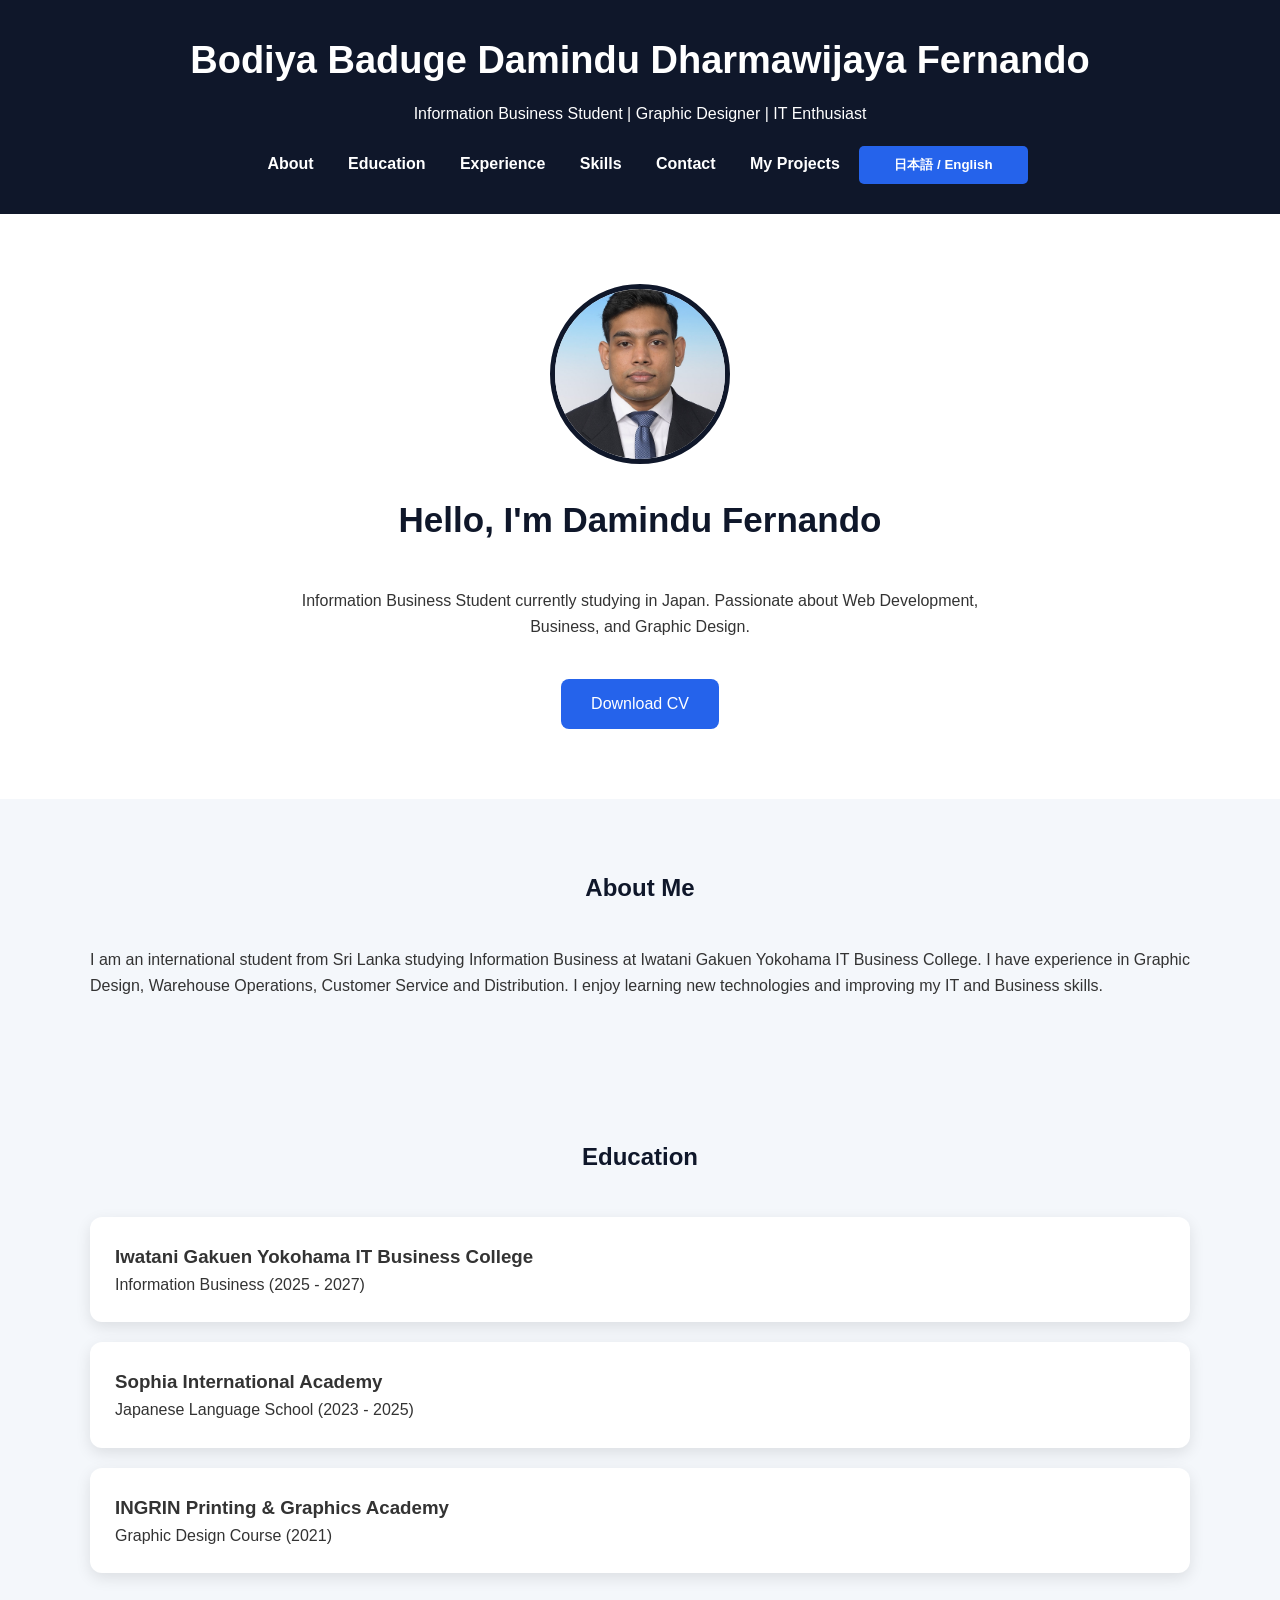
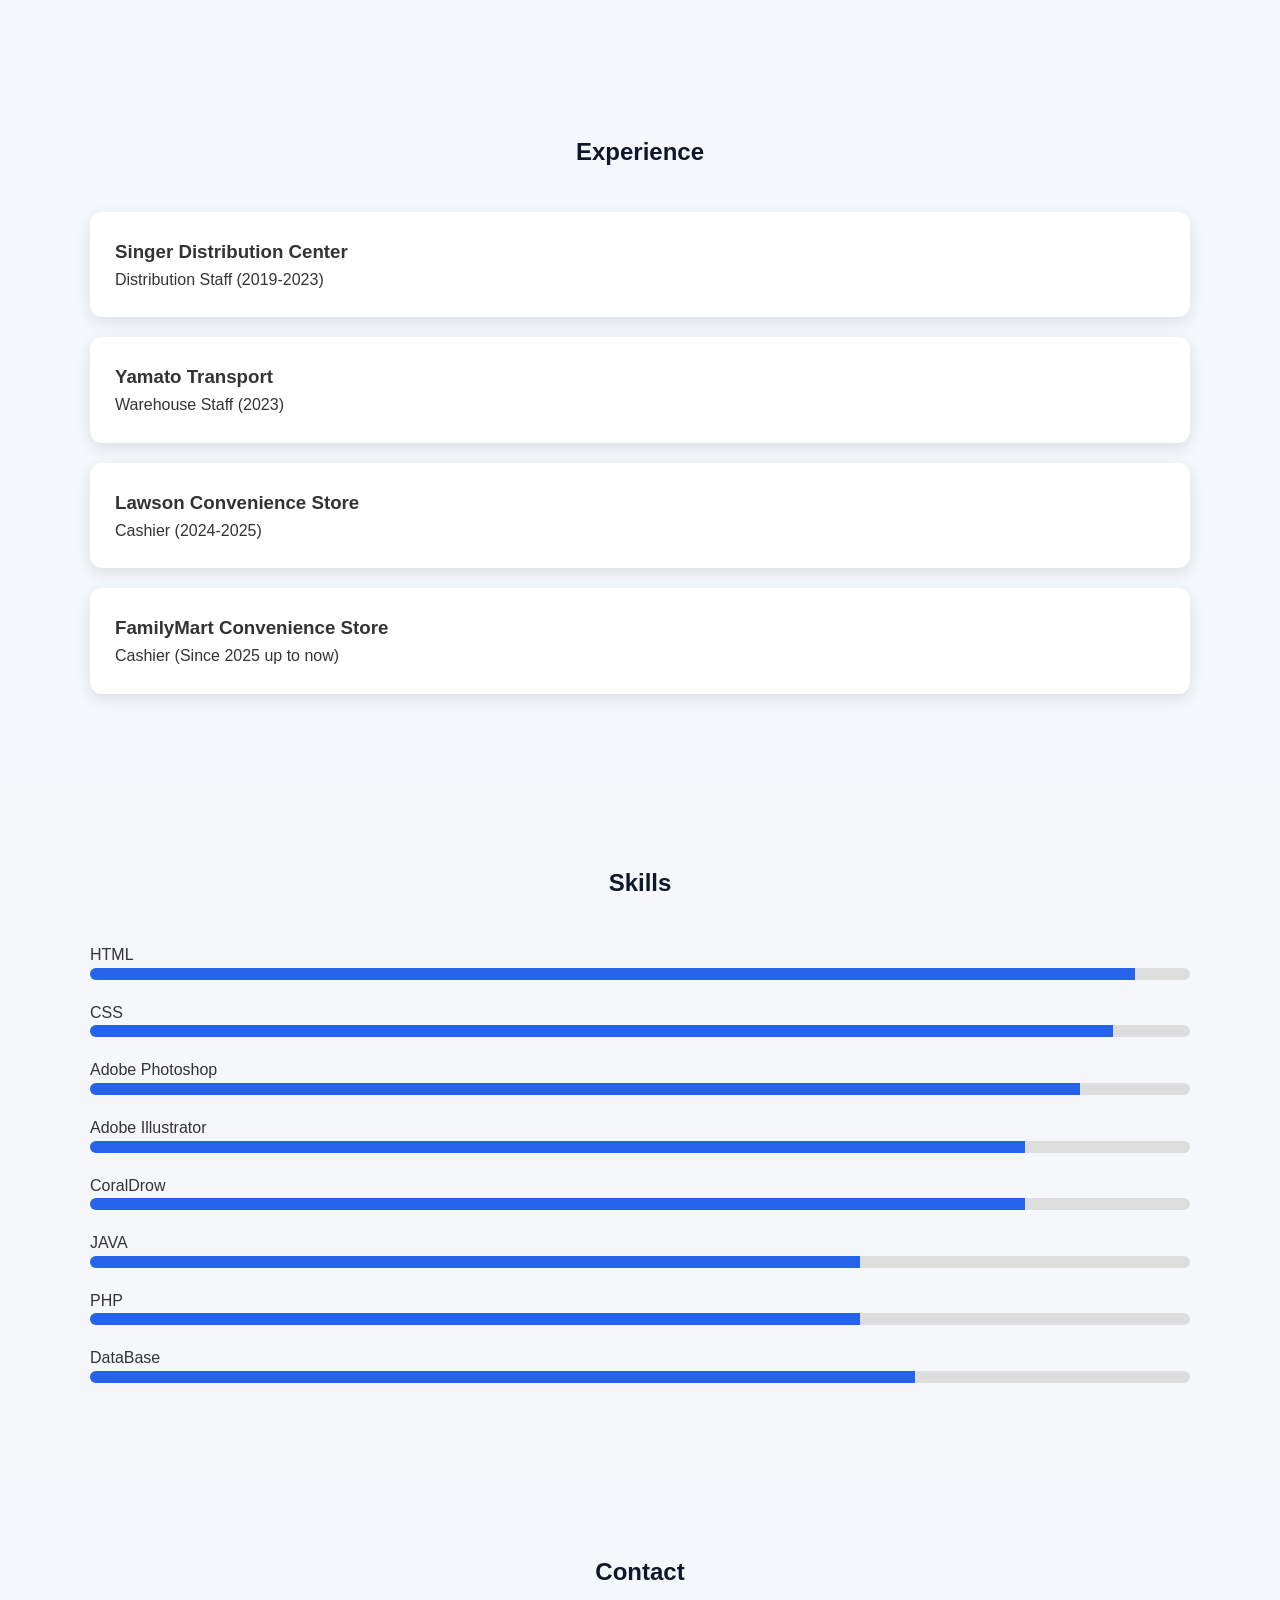
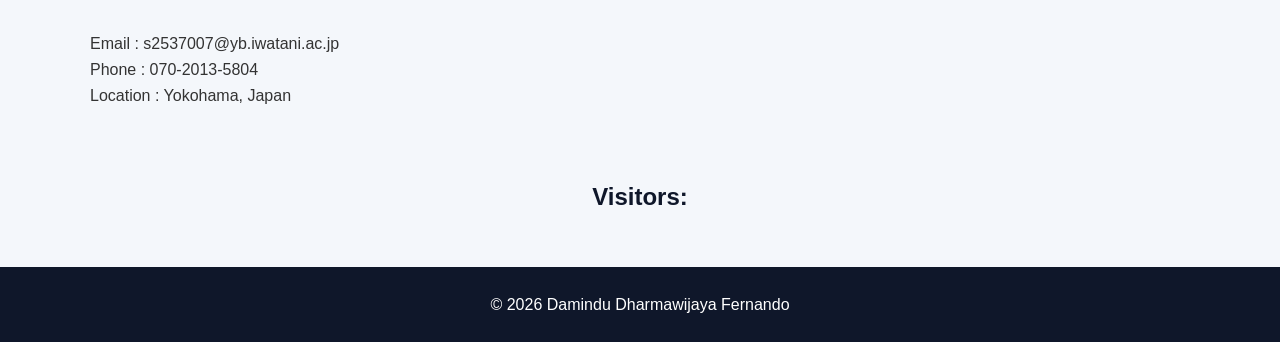
<file: index.html>
<!DOCTYPE html>
<html lang="en">
<head>
<meta charset="UTF-8">
<meta name="viewport" content="width=device-width, initial-scale=1.0">
<title>Damindu Fernando | Portfolio</title>
<link rel="stylesheet" href="style.css">
</head>
<body>

<header>
    <div class="container">
        <h1>Bodiya Baduge Damindu Dharmawijaya Fernando</h1>
        <p>Information Business Student | Graphic Designer | IT Enthusiast</p>

        <nav>
            <a href="#about">About</a>
            <a href="#education">Education</a>
            <a href="#experience">Experience</a>
            <a href="#skills">Skills</a>
            <a href="#contact">Contact</a>
	<a href="skills.html" target="_blank">My Projects </a>

<button>
<a href="indexjp.html">日本語 / English</a>
</button>

        </nav>
    </div>
</header>

<section class="hero">
    <img src="images/profile.jpg" alt="Profile">

    <h2>Hello, I'm Damindu Fernando</h2>

    <p>
        Information Business Student currently studying in Japan.
        Passionate about Web Development, Business, and Graphic Design.
    </p>

    <a href="document/cv.xlsx" class="btn">Download CV</a>
</section>

<section id="about">
<div class="container">
<h2>About Me</h2>

<p>
I am an international student from Sri Lanka studying Information Business
at Iwatani Gakuen Yokohama IT Business College.

I have experience in Graphic Design, Warehouse Operations,
Customer Service and Distribution.

I enjoy learning new technologies and improving my IT and Business skills.
</p>

</div>
</section>

<section id="education">

<div class="container">

<h2>Education</h2>

<div class="card">
<h3>Iwatani Gakuen Yokohama IT Business College</h3>
<p>Information Business (2025 - 2027)</p>
</div>

<div class="card">
<h3>Sophia International Academy</h3>
<p>Japanese Language School (2023 - 2025)</p>
</div>

<div class="card">
<h3>INGRIN Printing & Graphics Academy</h3>
<p>Graphic Design Course (2021)</p>
</div>

</div>

</section>

<section id="experience">

<div class="container">

<h2>Experience</h2>

<div class="card">
<h3>Singer Distribution Center</h3>
<p>Distribution Staff (2019-2023)</p>
</div>

<div class="card">
<h3>Yamato Transport</h3>
<p>Warehouse Staff (2023)</p>
</div>

<div class="card">
<h3>Lawson Convenience Store</h3>
<p>Cashier (2024-2025)</p>
</div>

<div class="card">
<h3>FamilyMart Convenience Store</h3>
<p>Cashier (Since 2025 up to now)</p>
</div>



</div>

</section>

<section id="skills">

<div class="container">

<h2>Skills</h2>

<div class="skill">
<p>HTML</p>
<div class="bar"><span style="width:95%"></span></div>
</div>

<div class="skill">
<p>CSS</p>
<div class="bar"><span style="width:93%"></span></div>
</div>

<div class="skill">
<p>Adobe Photoshop</p>
<div class="bar"><span style="width:90%"></span></div>
</div>

<div class="skill">
<p>Adobe Illustrator</p>
<div class="bar"><span style="width:85%"></span></div>
</div>

<div class="skill">
<p>CoralDrow</p>
<div class="bar"><span style="width:85%"></span></div>
</div>

<div class="skill">
<p>JAVA</p>
<div class="bar"><span style="width:70%"></span></div>
</div>

<div class="skill">
<p>PHP</p>
<div class="bar"><span style="width:70%"></span></div>
</div>

<div class="skill">
<p>DataBase</p>
<div class="bar"><span style="width:75%"></span></div>
</div>

</div>


</section>

<section id="contact">

<div class="container">

<h2>Contact</h2>

<p>Email : s2537007@yb.iwatani.ac.jp</p>
<p>Phone : 070-2013-5804</p>
<p>Location : Yokohama, Japan</p>

</div>

</section>

<h2>Visitors: <span id="count"></span></h2>

<script>
    // Unique namespace + key (oya site name ekata adala widiyata denna)
    const url = "https://api.countapi.xyz/hit/mypage123/visitors";

    fetch(url)
        .then(response => response.json())
        .then(data => {
            document.getElementById("count").innerText = data.value;
        });
</script>

<footer>

<p>© 2026 Damindu Dharmawijaya Fernando</p>

</footer>

</body>
</html>
</file>
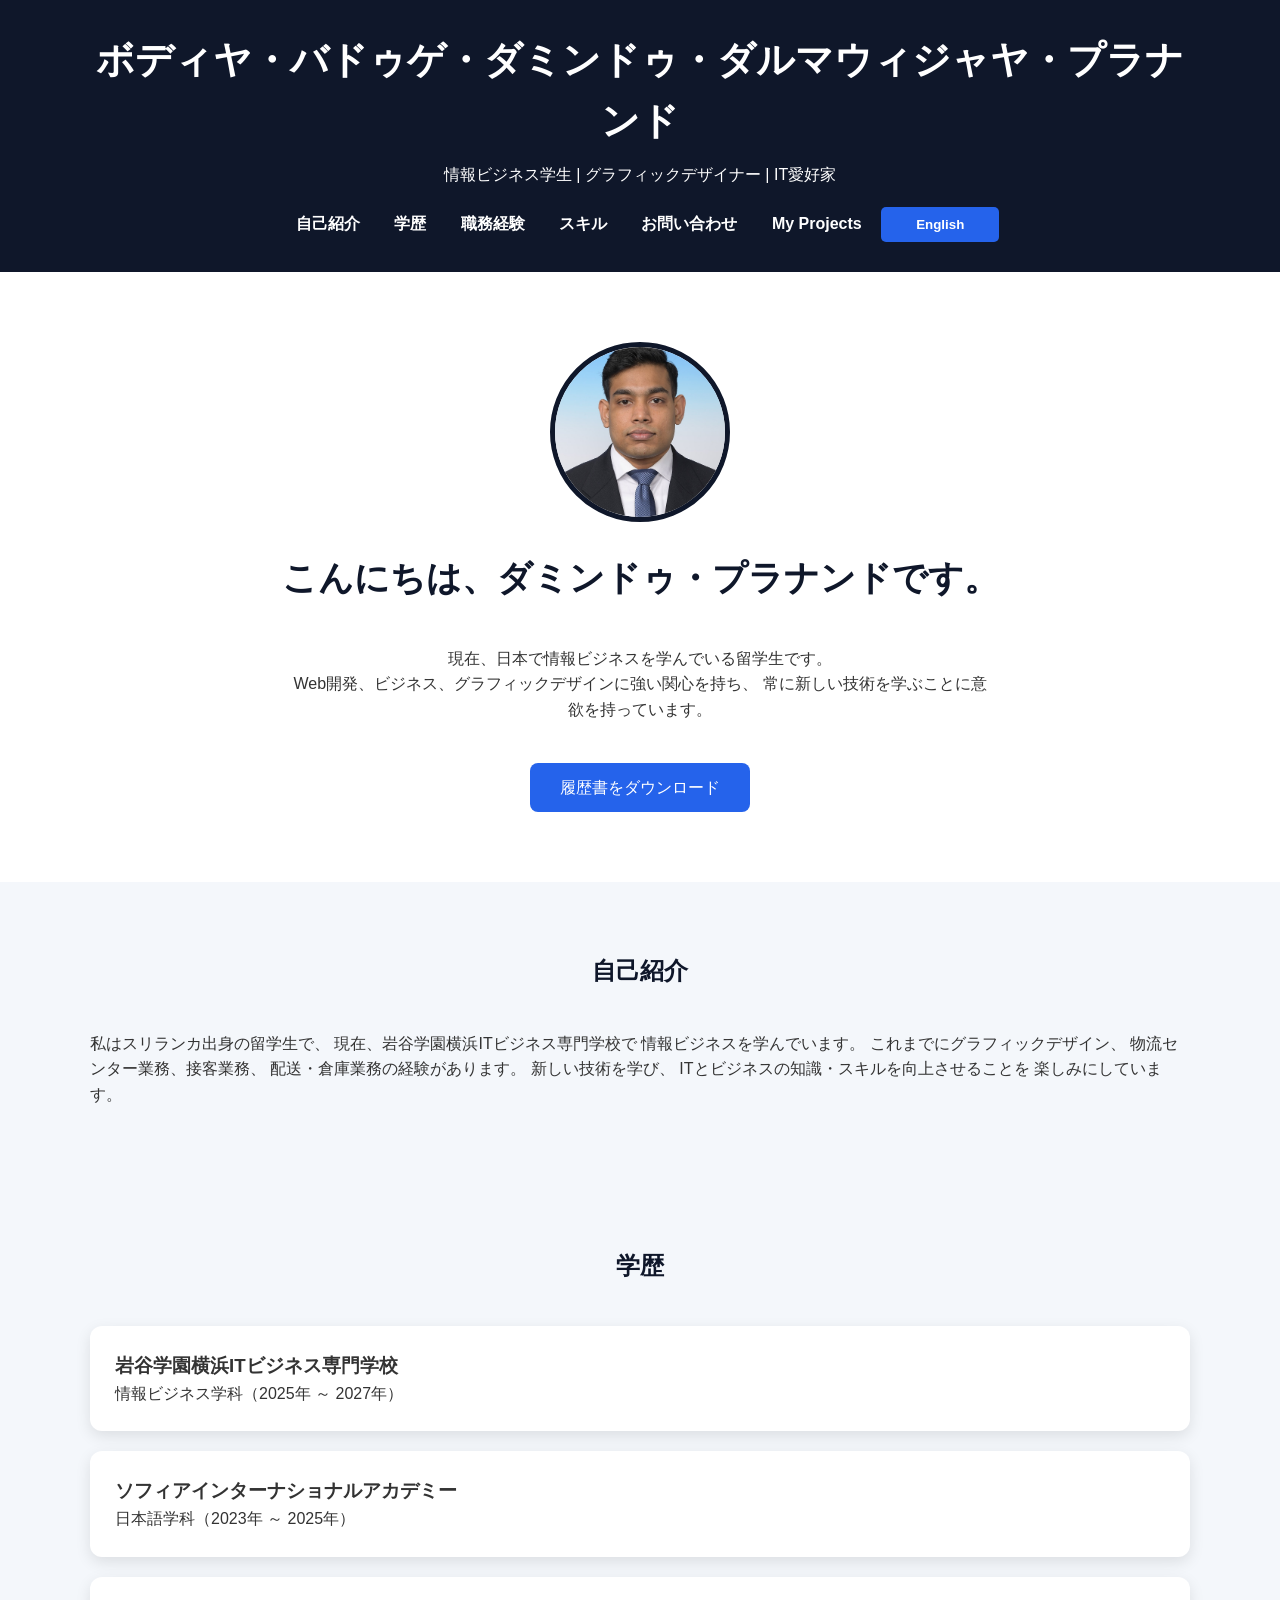
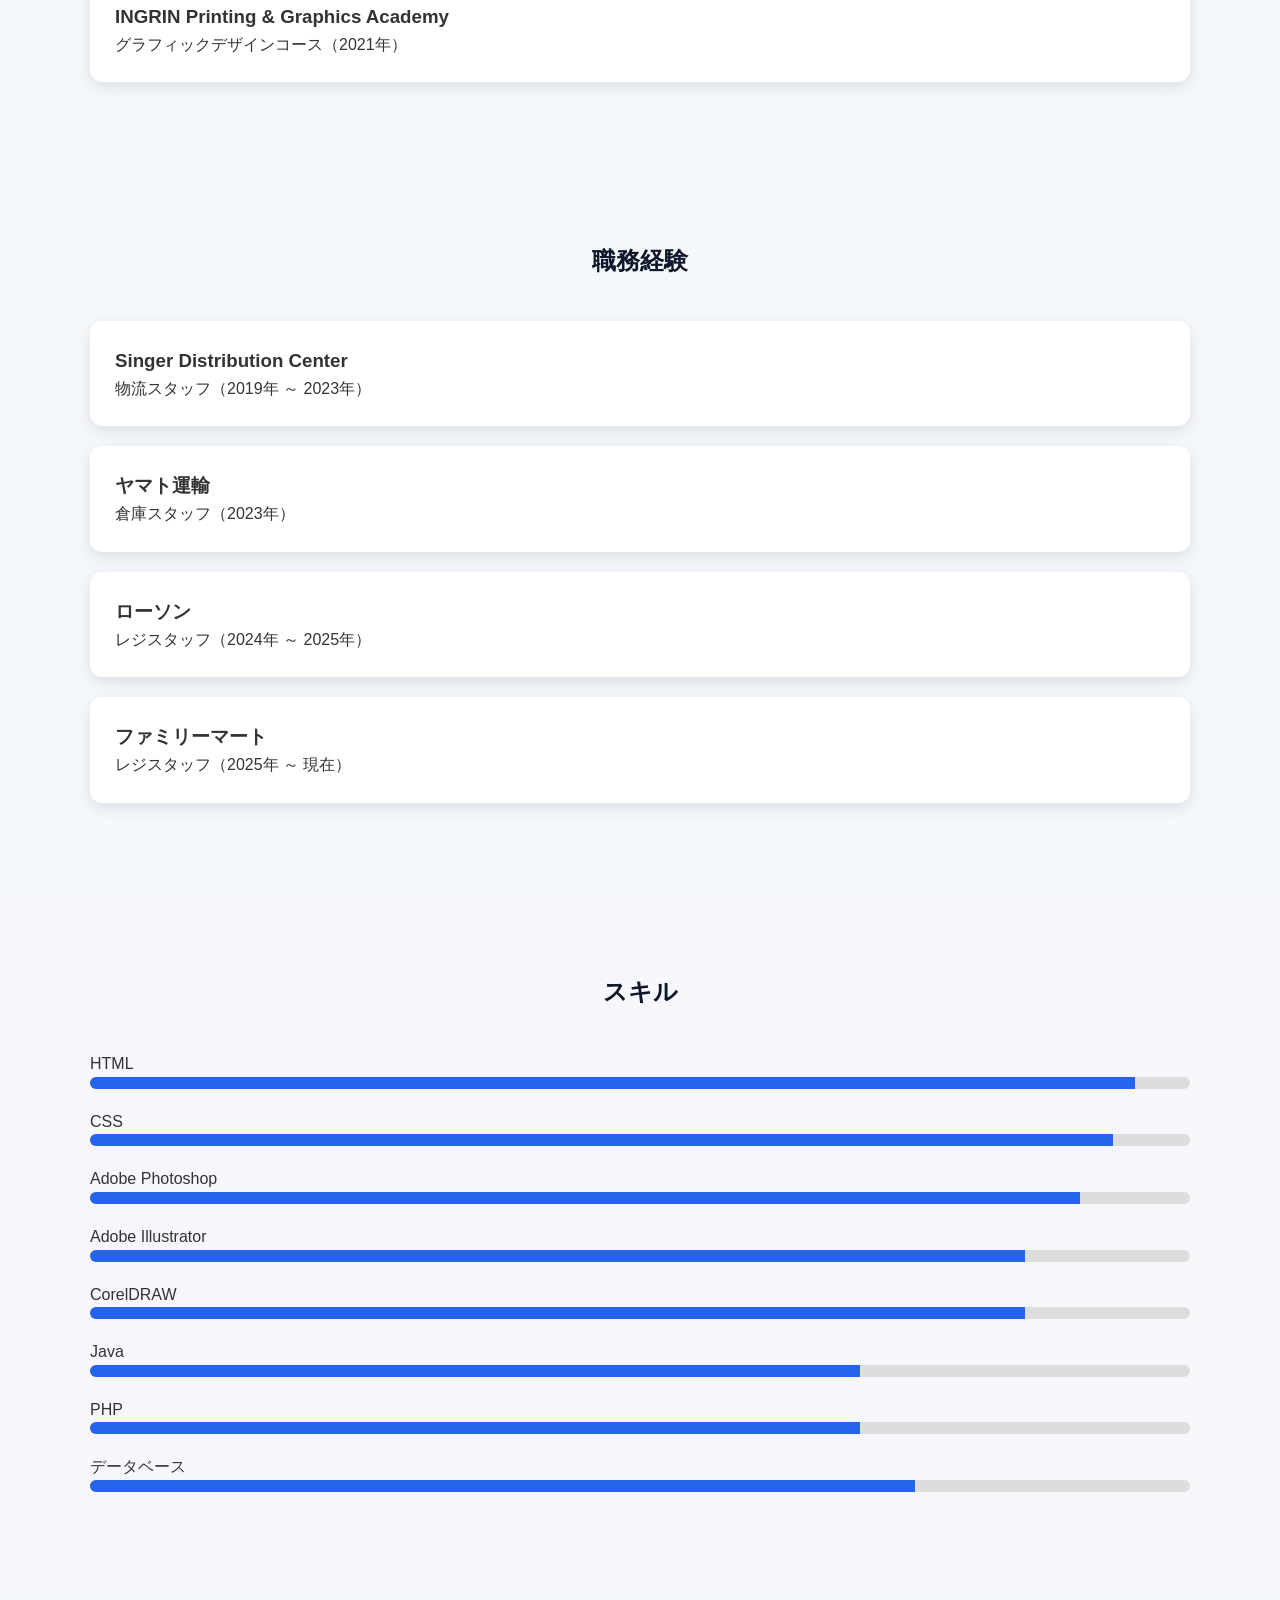
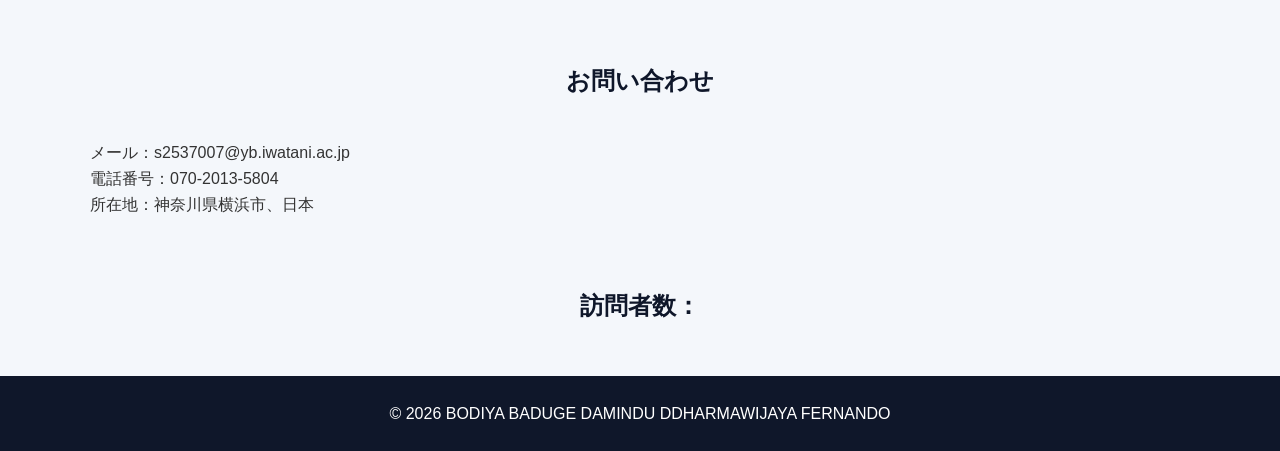
<file: indexjp.html>
<!DOCTYPE html>
<html lang="ja">
<head>
<meta charset="UTF-8">
<meta name="viewport" content="width=device-width, initial-scale=1.0">
<title>ダミンドゥ　プラナンド| ポートフォリオ</title>
<link rel="stylesheet" href="style.css">
</head>
<body>

<header>
    <div class="container">
        <h1>ボディヤ・バドゥゲ・ダミンドゥ・ダルマウィジャヤ・プラナンド</h1>
        <p>情報ビジネス学生 | グラフィックデザイナー | IT愛好家</p>

        <nav>
            <a href="#about">自己紹介</a>
            <a href="#education">学歴</a>
            <a href="#experience">職務経験</a>
            <a href="#skills">スキル</a>
            <a href="#contact">お問い合わせ</a>
            <a href="skillsjp.html" target="_blank">My Projects</a>

            <button>
                <a href="index.html">English</a>
            </button>

        </nav>
    </div>
</header>

<section class="hero">
    <img src="images/profile.jpg" alt="プロフィール写真">

    <h2>こんにちは、ダミンドゥ・プラナンドです。</h2>

    <p>
        現在、日本で情報ビジネスを学んでいる留学生です。<br>
        Web開発、ビジネス、グラフィックデザインに強い関心を持ち、
        常に新しい技術を学ぶことに意欲を持っています。
    </p>

    <a href="document/cv.xlsx" class="btn">履歴書をダウンロード</a>
</section>

<section id="about">
<div class="container">

<h2>自己紹介</h2>

<p>
私はスリランカ出身の留学生で、
現在、岩谷学園横浜ITビジネス専門学校で
情報ビジネスを学んでいます。

これまでにグラフィックデザイン、
物流センター業務、接客業務、
配送・倉庫業務の経験があります。

新しい技術を学び、
ITとビジネスの知識・スキルを向上させることを
楽しみにしています。
</p>

</div>
</section>

<section id="education">

<div class="container">

<h2>学歴</h2>

<div class="card">
<h3>岩谷学園横浜ITビジネス専門学校</h3>
<p>情報ビジネス学科（2025年 ～ 2027年）</p>
</div>

<div class="card">
<h3>ソフィアインターナショナルアカデミー</h3>
<p>日本語学科（2023年 ～ 2025年）</p>
</div>

<div class="card">
<h3>INGRIN Printing & Graphics Academy</h3>
<p>グラフィックデザインコース（2021年）</p>
</div>

</div>

</section>

<section id="experience">

<div class="container">

<h2>職務経験</h2>

<div class="card">
<h3>Singer Distribution Center</h3>
<p>物流スタッフ（2019年 ～ 2023年）</p>
</div>

<div class="card">
<h3>ヤマト運輸</h3>
<p>倉庫スタッフ（2023年）</p>
</div>

<div class="card">
<h3>ローソン</h3>
<p>レジスタッフ（2024年 ～ 2025年）</p>
</div>

<div class="card">
<h3>ファミリーマート</h3>
<p>レジスタッフ（2025年 ～ 現在）</p>
</div>

</div>

</section>

<section id="skills">

<div class="container">

<h2>スキル</h2>

<div class="skill">
<p>HTML</p>
<div class="bar"><span style="width:95%"></span></div>
</div>

<div class="skill">
<p>CSS</p>
<div class="bar"><span style="width:93%"></span></div>
</div>

<div class="skill">
<p>Adobe Photoshop</p>
<div class="bar"><span style="width:90%"></span></div>
</div>

<div class="skill">
<p>Adobe Illustrator</p>
<div class="bar"><span style="width:85%"></span></div>
</div>

<div class="skill">
<p>CorelDRAW</p>
<div class="bar"><span style="width:85%"></span></div>
</div>

<div class="skill">
<p>Java</p>
<div class="bar"><span style="width:70%"></span></div>
</div>

<div class="skill">
<p>PHP</p>
<div class="bar"><span style="width:70%"></span></div>
</div>

<div class="skill">
<p>データベース</p>
<div class="bar"><span style="width:75%"></span></div>
</div>

</div>

</section>

<section id="contact">

<div class="container">

<h2>お問い合わせ</h2>

<p>メール：s2537007@yb.iwatani.ac.jp</p>
<p>電話番号：070-2013-5804</p>
<p>所在地：神奈川県横浜市、日本</p>

</div>

</section>

<h2>訪問者数：<span id="count"></span></h2>

<script>
    const url = "https://api.countapi.xyz/hit/mypage123/visitors";

    fetch(url)
        .then(response => response.json())
        .then(data => {
            document.getElementById("count").innerText = data.value;
        });
</script>

<footer>

<p>© 2026 BODIYA BADUGE DAMINDU DDHARMAWIJAYA FERNANDO</p>

</footer>

</body>
</html>
</file>
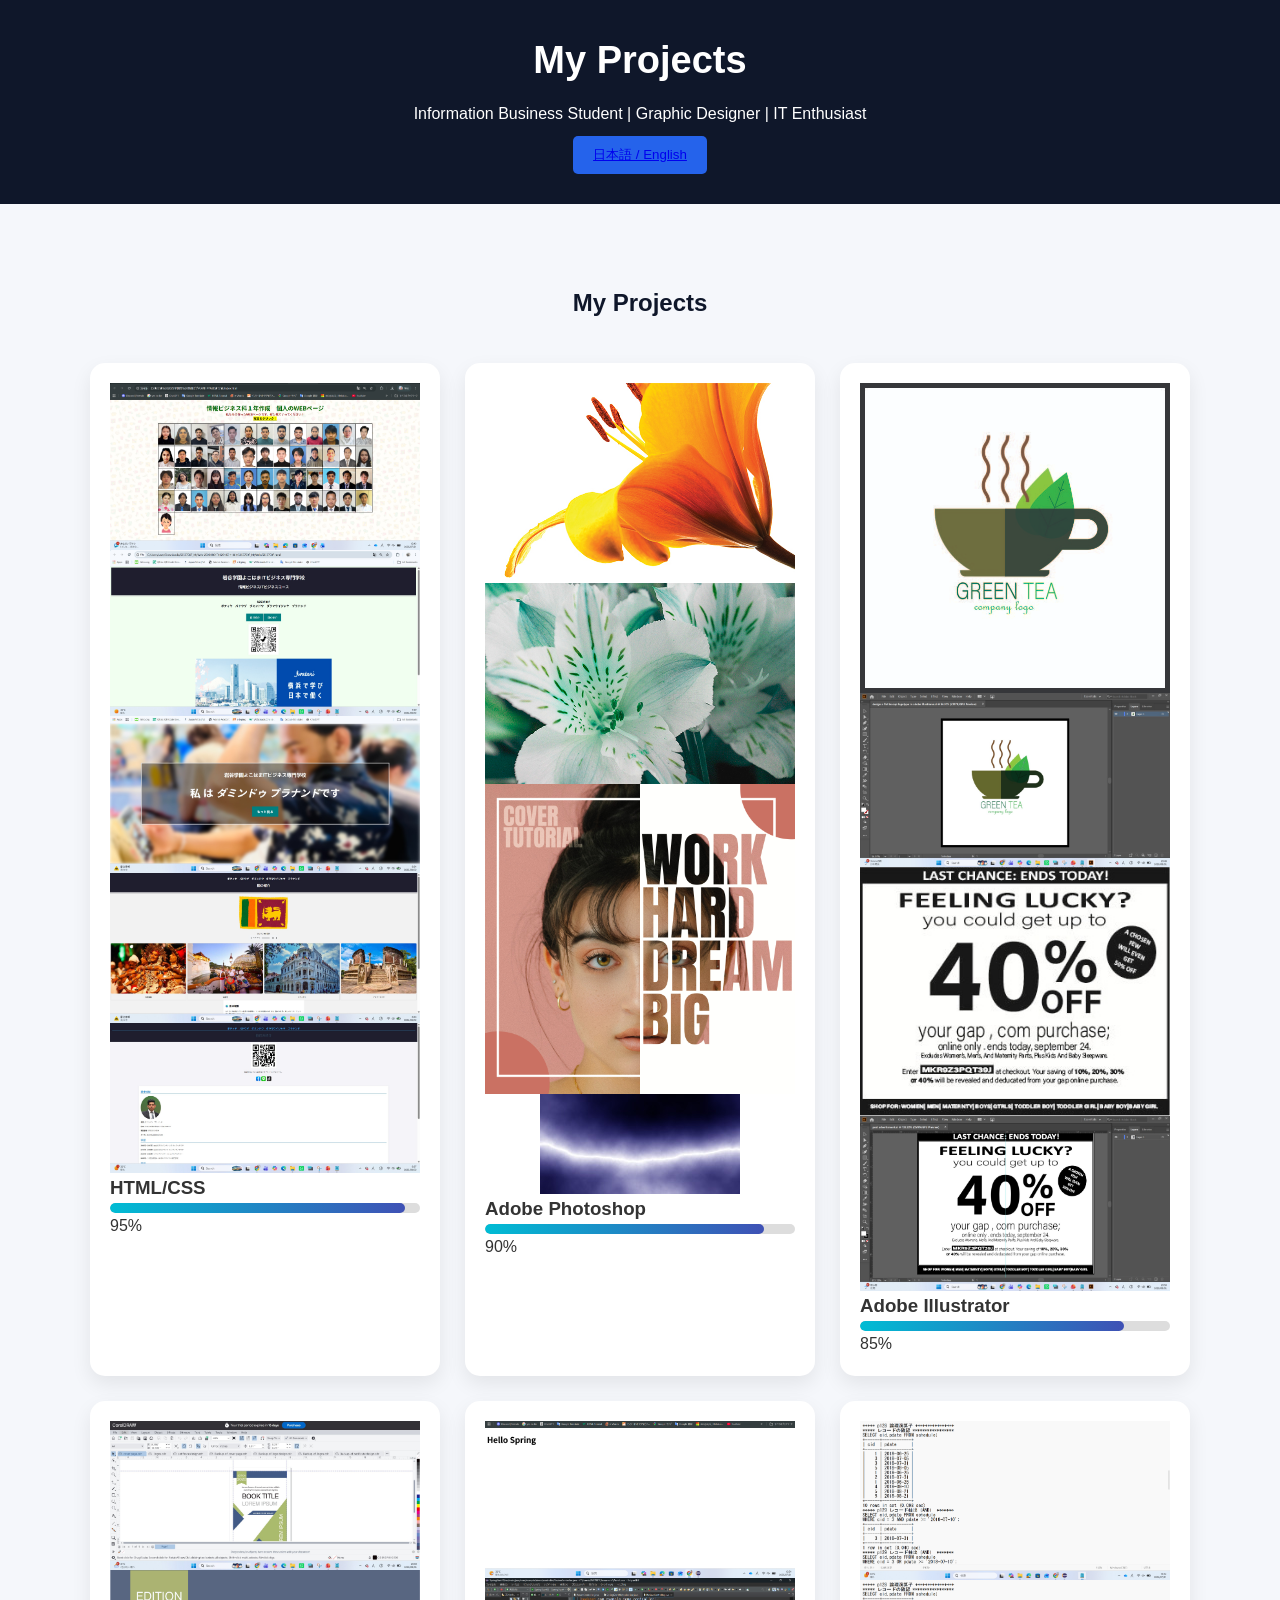
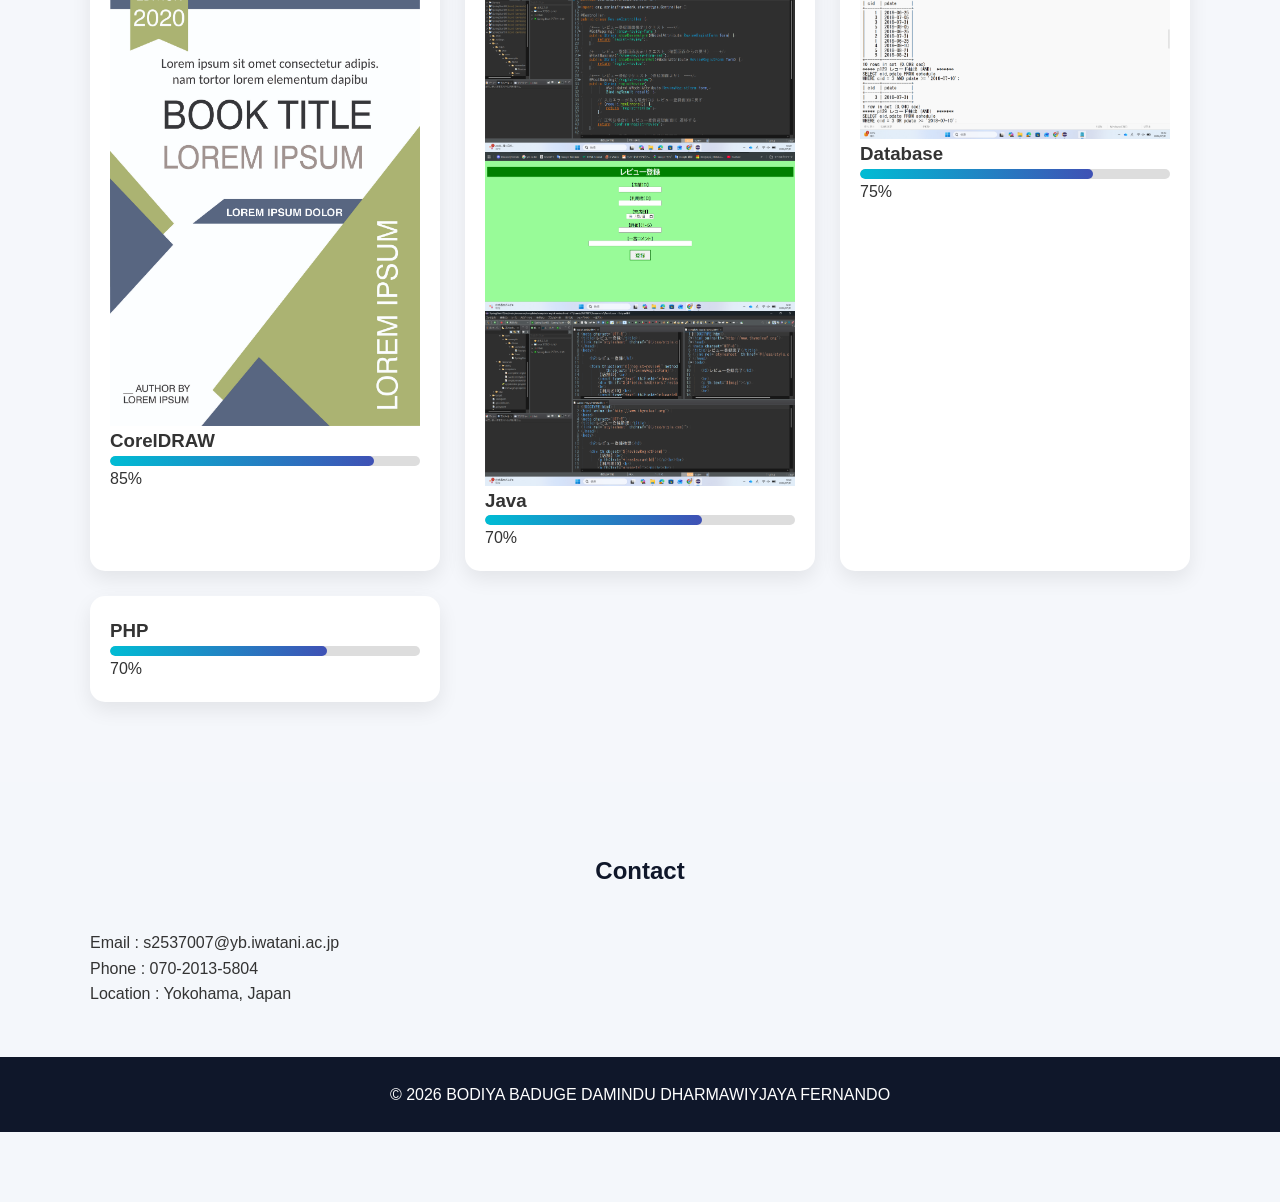
<file: skills.html>
<!DOCTYPE html>
<html lang="en">
<head>
<meta charset="UTF-8">
<meta name="viewport" content="width=device-width, initial-scale=1.0">
<title>Damindu Fernando | Portfolio</title>
<link rel="stylesheet" href="style.css">
</head>
<body>

<header>
    <div class="container">
        <h1>My Projects</h1>
        <p>Information Business Student | Graphic Designer | IT Enthusiast</p>

<button>
<a href="skillsjp.html">日本語 / English</a>
</button>
     </div>
</header>

<section id="skills">
    <div class="container">
        <h2>My Projects</h2>

        <div class="skills-grid">

            <div class="skill-card">
                <img src="images/skills/html.png" alt="HTML" class="responsive-img">
		<img src="images/skills/html1.jpg" alt="HTML" class="responsive-img">
		<img src="images/skills/html2.jpg" alt="HTML" class="responsive-img">
		<img src="images/skills/html3.jpg" alt="HTML" class="responsive-img">
		<img src="images/skills/html4.jpg" alt="HTML" class="responsive-img">
                <h3>HTML/CSS</h3>
                <div class="progress">
                    <div class="progress-bar" style="width:95%;"></div>
                </div>
                <span>95%</span>
            </div>

            <div class="skill-card">
                <img src="images/skills/photo1.jpg" alt="Photoshop" class="responsive-img">
		<img src="images/skills/photo2.jpg" alt="Photoshop" class="responsive-img">
		<img src="images/skills/photo4.jpg" alt="Photoshop" class="responsive-img">
		<img src="images/skills/image 3.jpg" alt="Photoshop" class="responsive-img">
                <h3>Adobe Photoshop</h3>
                <div class="progress">
                    <div class="progress-bar" style="width:90%;"></div>
                </div>
                <span>90%</span>
            </div>

            <div class="skill-card">
                <img src="images/skills/ill1.jpg" alt="Illustrator" class="responsive-img">
		<img src="images/skills/ill01.jpg" alt="Illustrator" class="responsive-img">
		<img src="images/skills/ill2.jpg" alt="Illustrator" class="responsive-img">
		<img src="images/skills/ill02.jpg" alt="Illustrator" class="responsive-img">
                <h3>Adobe Illustrator</h3>
                <div class="progress">
                    <div class="progress-bar" style="width:85%;"></div>
                </div>
                <span>85%</span>
            </div>

            <div class="skill-card">
                <img src="images/skills/coral01.jpg" alt="CorelDRAW" class="responsive-img">
		<img src="images/skills/coral1.jpg" alt="CorelDRAW" class="responsive-img">
                <h3>CorelDRAW</h3>
                <div class="progress">
                    <div class="progress-bar" style="width:85%;"></div>
                </div>
                <span>85%</span>
            </div>

            <div class="skill-card">
                <img src="images/skills/java script 0.png" alt="Java" class="responsive-img">
		<img src="images/skills/java script 1.png" alt="Java" class="responsive-img">
		<img src="images/skills/java script.png" alt="Java" class="responsive-img">
		<img src="images/skills/java script 2.png" alt="Java" class="responsive-img">
                <h3>Java</h3>
                <div class="progress">
                    <div class="progress-bar" style="width:70%;"></div>
                </div>
                <span>70%</span>
            </div>

            <div class="skill-card">
                <img src="images/skills/data1.png" alt="Database" class="responsive-img">
		<img src="images/skills/data1.png" alt="Database" class="responsive-img">
                <h3>Database</h3>
                <div class="progress">
                    <div class="progress-bar" style="width:75%;"></div>
                </div>
                <span>75%</span>
            </div>

            <div class="skill-card">
                <!--<img src="images/skills/.png" alt="PHP" class="responsive-img">-->
		<!--<img src="images/skills/.png" alt="PHP" class="responsive-img">-->
                <h3>PHP</h3>
                <div class="progress">
                    <div class="progress-bar" style="width:70%;"></div>
                </div>
                <span>70%</span>
            </div>

        </div>
    </div>
</section>

<section id="contact">

<div class="container">

<h2>Contact</h2>

<p>Email : s2537007@yb.iwatani.ac.jp</p>
<p>Phone : 070-2013-5804</p>
<p>Location : Yokohama, Japan</p>

</div>



<footer>

<p>© 2026 BODIYA BADUGE DAMINDU DHARMAWIYJAYA FERNANDO</p>

</footer>

</body>
</html>
</file>
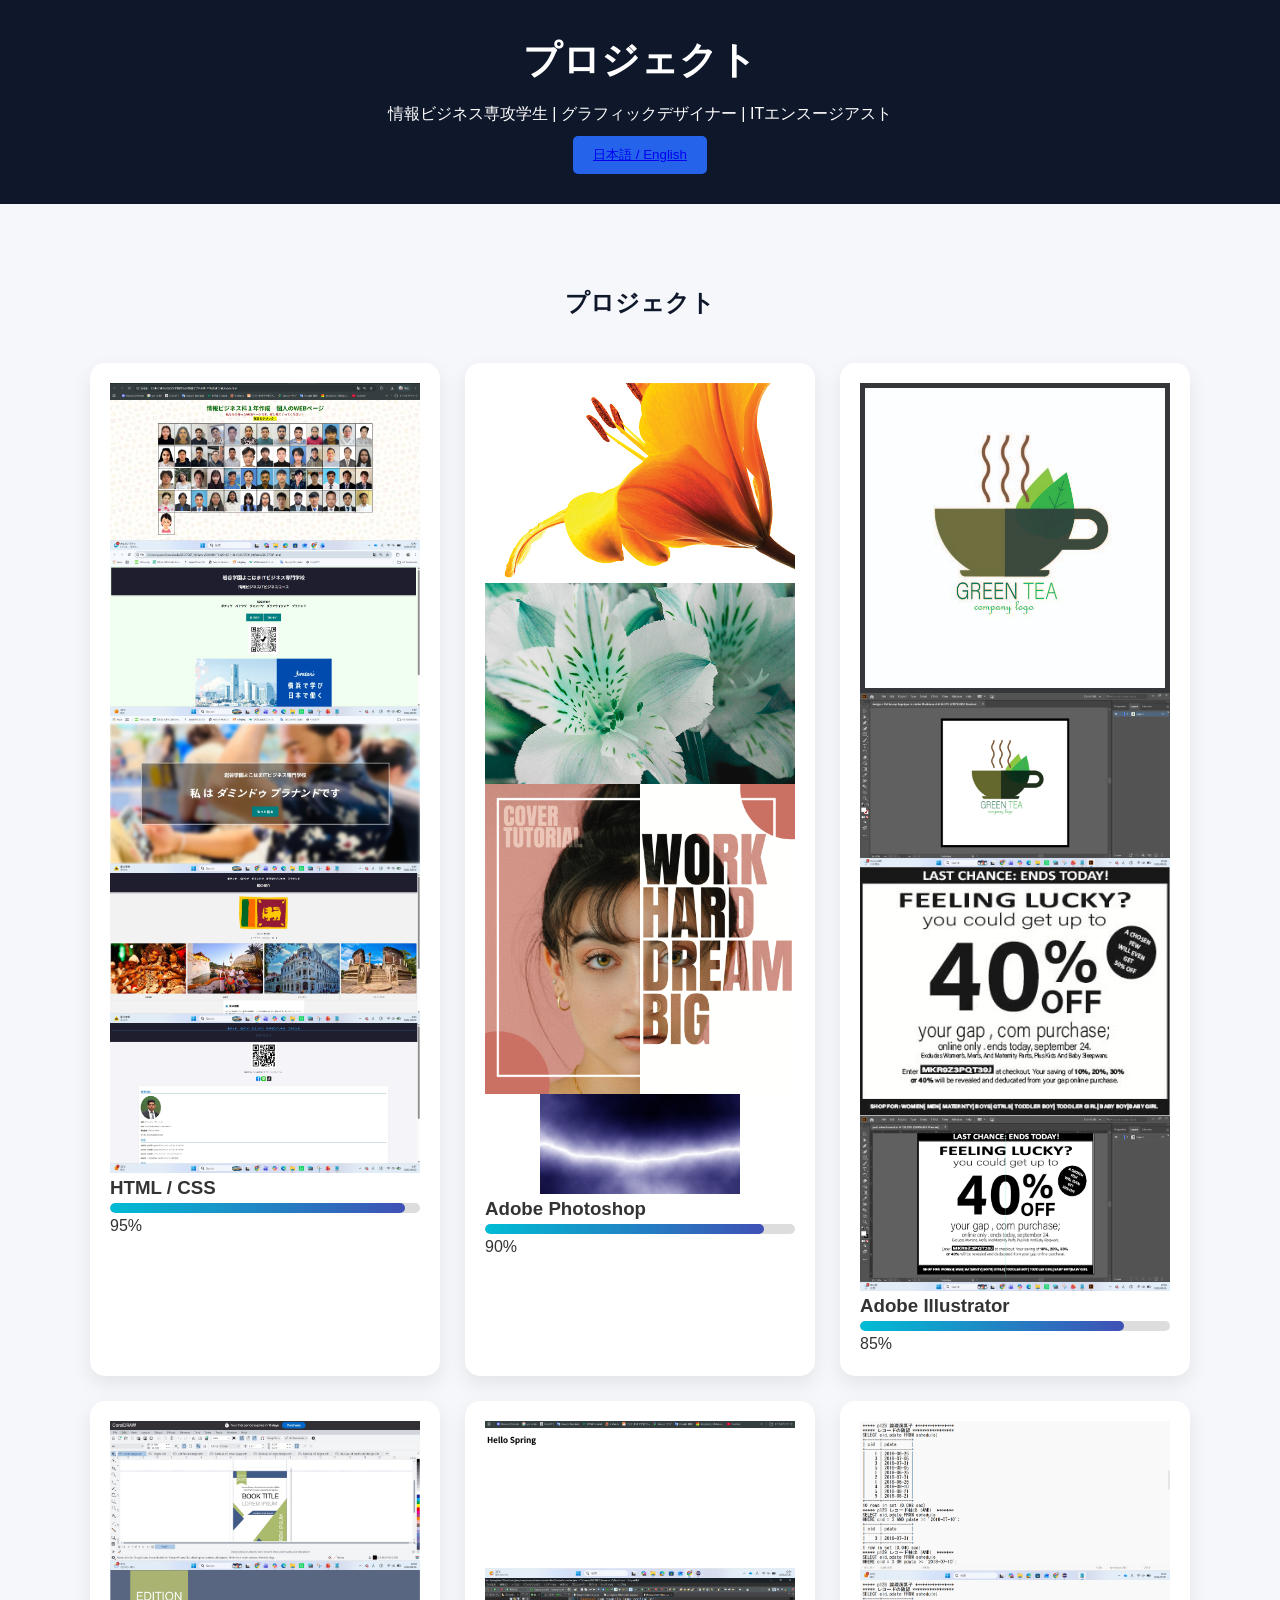
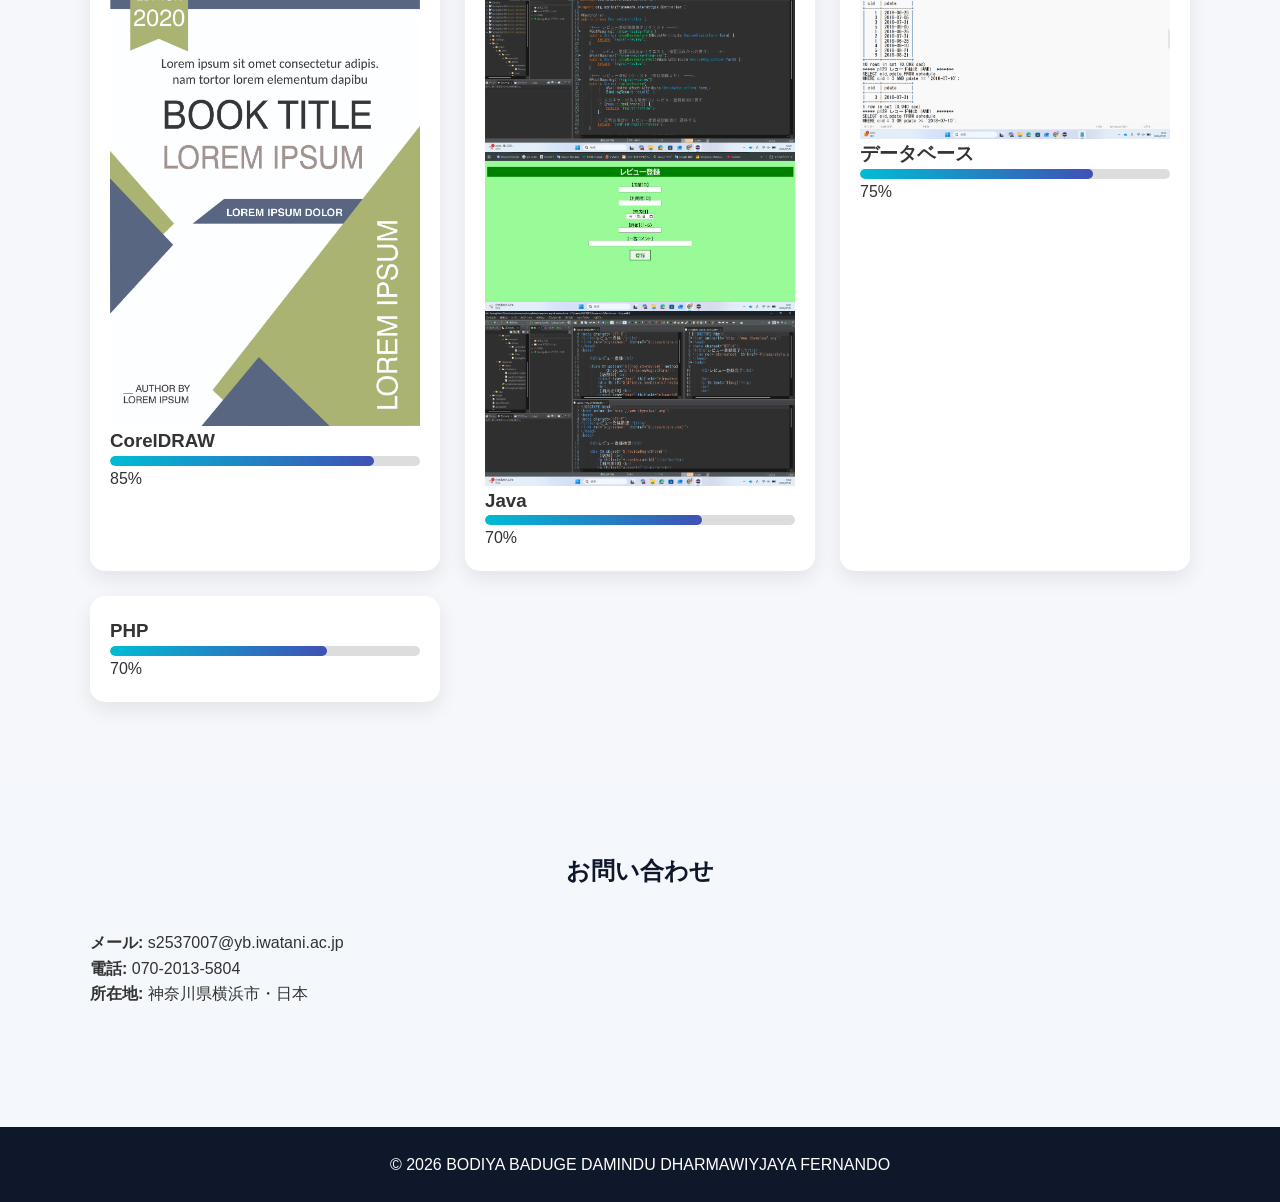
<file: skillsjp.html>
<!DOCTYPE html>
<html lang="ja">
<head>
<meta charset="UTF-8">
<meta name="viewport" content="width=device-width, initial-scale=1.0">
<title>ダミンドゥ・プラナンド | ポートフォリオ</title>
<link rel="stylesheet" href="style.css">
</head>

<body>

<header>
    <div class="container">
        <h1>プロジェクト</h1>
        <p>情報ビジネス専攻学生 | グラフィックデザイナー | ITエンスージアスト</p>
    </div>
<button>
<a href="skills.html">日本語 / English</a>
</button>

</header>

<section id="skills">
    <div class="container">
        <h2>プロジェクト</h2>

        <div class="skills-grid">

            <div class="skill-card">
                <img src="images/skills/html.png" alt="HTML" class="responsive-img">
                <img src="images/skills/html1.jpg" alt="HTML" class="responsive-img">
                <img src="images/skills/html2.jpg" alt="HTML" class="responsive-img">
                <img src="images/skills/html3.jpg" alt="HTML" class="responsive-img">
                <img src="images/skills/html4.jpg" alt="HTML" class="responsive-img">

                <h3>HTML / CSS</h3>


                <div class="progress">
                    <div class="progress-bar" style="width:95%;"></div>
                </div>
                <span>95%</span>
            </div>

            <div class="skill-card">
                <img src="images/skills/photo1.jpg" alt="Photoshop" class="responsive-img">
                <img src="images/skills/photo2.jpg" alt="Photoshop" class="responsive-img">
                <img src="images/skills/photo4.jpg" alt="Photoshop" class="responsive-img">
                <img src="images/skills/image 3.jpg" alt="Photoshop" class="responsive-img">

                <h3>Adobe Photoshop</h3>

                <div class="progress">
                    <div class="progress-bar" style="width:90%;"></div>
                </div>
                <span>90%</span>
            </div>

            <div class="skill-card">
                <img src="images/skills/ill1.jpg" alt="Illustrator" class="responsive-img">
                <img src="images/skills/ill01.jpg" alt="Illustrator" class="responsive-img">
                <img src="images/skills/ill2.jpg" alt="Illustrator" class="responsive-img">
                <img src="images/skills/ill02.jpg" alt="Illustrator" class="responsive-img">

                <h3>Adobe Illustrator</h3>

                <div class="progress">
                    <div class="progress-bar" style="width:85%;"></div>
                </div>
                <span>85%</span>
            </div>

            <div class="skill-card">
                <img src="images/skills/coral01.jpg" alt="CorelDRAW" class="responsive-img">
                <img src="images/skills/coral1.jpg" alt="CorelDRAW" class="responsive-img">

                <h3>CorelDRAW</h3>

                <div class="progress">
                    <div class="progress-bar" style="width:85%;"></div>
                </div>
                <span>85%</span>
            </div>

            <div class="skill-card">
                <img src="images/skills/java script 0.png" alt="Java" class="responsive-img">
                <img src="images/skills/java script 1.png" alt="Java" class="responsive-img">
                <img src="images/skills/java script.png" alt="Java" class="responsive-img">
                <img src="images/skills/java script 2.png" alt="Java" class="responsive-img">

                <h3>Java</h3>

                <div class="progress">
                    <div class="progress-bar" style="width:70%;"></div>
                </div>
                <span>70%</span>
            </div>

            <div class="skill-card">
                <img src="images/skills/data1.png" alt="Database" class="responsive-img">
                <img src="images/skills/data1.png" alt="Database" class="responsive-img">

                <h3>データベース</h3>

                <div class="progress">
                    <div class="progress-bar" style="width:75%;"></div>
                </div>
                <span>75%</span>
            </div>

            <div class="skill-card">
                <!--<img src="images/skills/php.png" alt="PHP" class="responsive-img">-->

                <h3>PHP</h3>

                <div class="progress">
                    <div class="progress-bar" style="width:70%;"></div>
                </div>
                <span>70%</span>
            </div>

        </div>
    </div>
</section>

<section id="contact">
    <div class="container">

        <h2>お問い合わせ</h2>

        <p><strong>メール:</strong> s2537007@yb.iwatani.ac.jp</p>
        <p><strong>電話:</strong> 070-2013-5804</p>
        <p><strong>所在地:</strong> 神奈川県横浜市・日本</p>

    </div>
</section>

<footer>
    <p>© 2026 BODIYA BADUGE DAMINDU DHARMAWIYJAYA FERNANDO</p>
</footer>

</body>
</html>
</file>
<file: style.css>
*{
margin:0;
padding:0;
box-sizing:border-box;
font-family:Arial, sans-serif;
}

body{
background:#f4f7fb;
color:#333;
line-height:1.6;
}

.container{
width:90%;
max-width:1100px;
margin:auto;
}

header{
background:#0f172a;
color:white;
padding:30px 0;
text-align:center;
}

header h1{
font-size:38px;
}

header p{
margin:10px 0;
}

nav{
margin-top:20px;
}

nav a{
color:white;
text-decoration:none;
margin:0 15px;
font-weight:bold;
}

nav a:hover{
color:#38bdf8;
}

.hero{
padding:70px 20px;
text-align:center;
background:white;
}

.hero img{
width:180px;
height:180px;
border-radius:50%;
object-fit:cover;
border:5px solid #0f172a;
}

.hero h2{
margin-top:20px;
font-size:35px;
}

.hero p{
margin:20px auto;
max-width:700px;
}

.btn{
display:inline-block;
padding:12px 30px;
background:#2563eb;
color:white;
text-decoration:none;
border-radius:8px;
margin-top:20px;
}

.btn:hover{
background:#1d4ed8;
}

section{
padding:70px 0;
}

h2{
text-align:center;
margin-bottom:40px;
color:#0f172a;
}

.card{
background:white;
padding:25px;
margin:20px 0;
border-radius:12px;
box-shadow:0 5px 15px rgba(0,0,0,.1);
}

.card:hover{
transform:translateY(-5px);
transition:.3s;
}

.skill{
margin:20px 0;
}

.bar{
background:#ddd;
height:12px;
border-radius:10px;
overflow:hidden;
}

.bar span{
display:block;
height:100%;
background:#2563eb;
}

footer{
background:#0f172a;
color:white;
text-align:center;
padding:25px;
margin-top:50px;
}

@media(max-width:768px){

header h1{
font-size:28px;
}

.hero h2{
font-size:28px;
}

nav a{
display:block;
margin:10px 0;
}

.hero img{
width:140px;
height:140px;
}

}


#skills{
    background:#f5f7fb;
    padding:80px 0;
}

.section-title{
    text-align:center;
    font-size:2.2rem;
    margin-bottom:50px;
    color:#222;
}

.skills-grid{
    display:grid;
    grid-template-columns:repeat(auto-fit,minmax(320px,1fr));
    gap:25px;
}

.skill-card{
    background:#fff;
    padding:20px;
    border-radius:15px;
    box-shadow:0 8px 20px rgba(0,0,0,.08);
    transition:.3s;
}

.skill-card:hover{
    transform:translateY(-8px);
}

.skill-header{
    display:flex;
    justify-content:space-between;
    margin-bottom:12px;
    font-weight:600;
}

.progress{
    height:10px;
    background:#ddd;
    border-radius:30px;
    overflow:hidden;
}

.progress-bar{
    height:100%;
    background:linear-gradient(90deg,#00bcd4,#3f51b5);
    border-radius:30px;
}

.responsive-img{
    max-width: 100%;
    height: auto;
    display: block;
    margin: 0 auto;   /* Center */
}



button{
padding:10px 20px;
background:#2563EB;
border:none;
color:white;
border-radius:5px;
cursor:pointer;
justify-content: flex-end;
}
</file>
